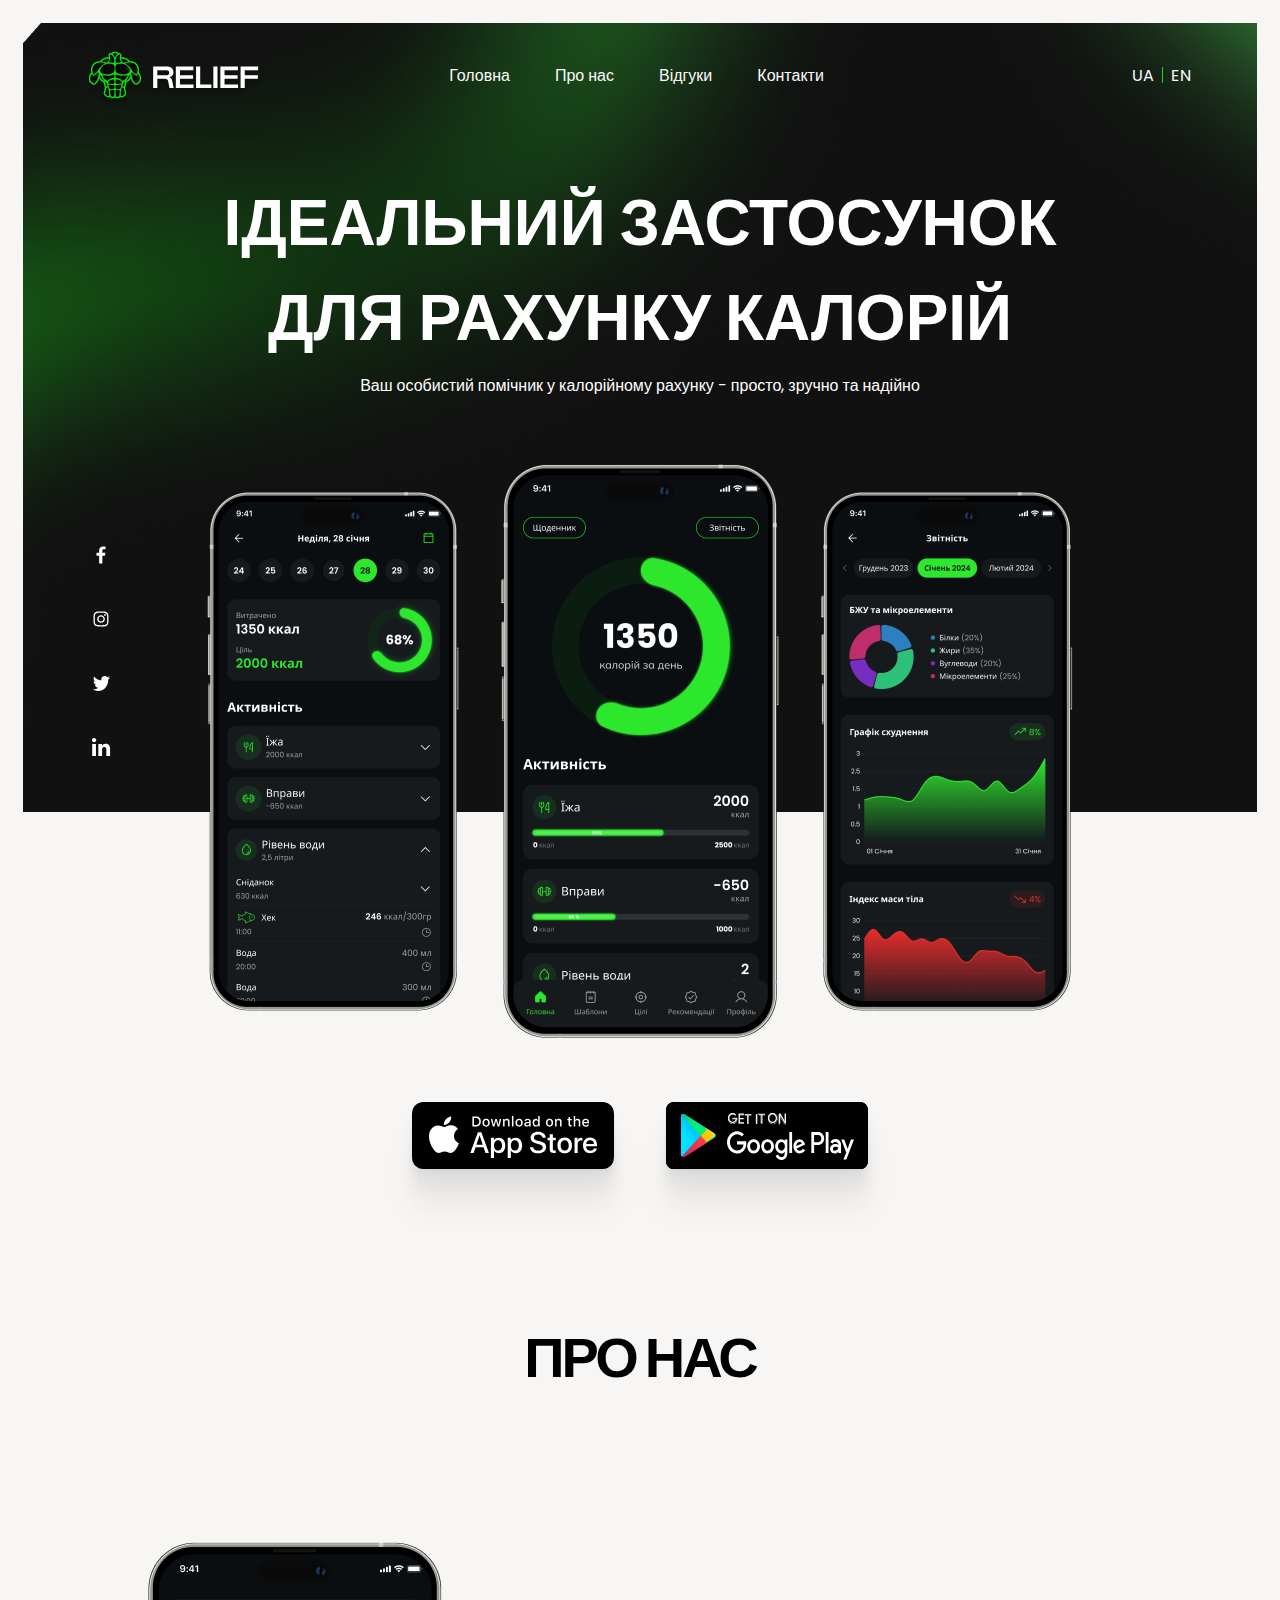
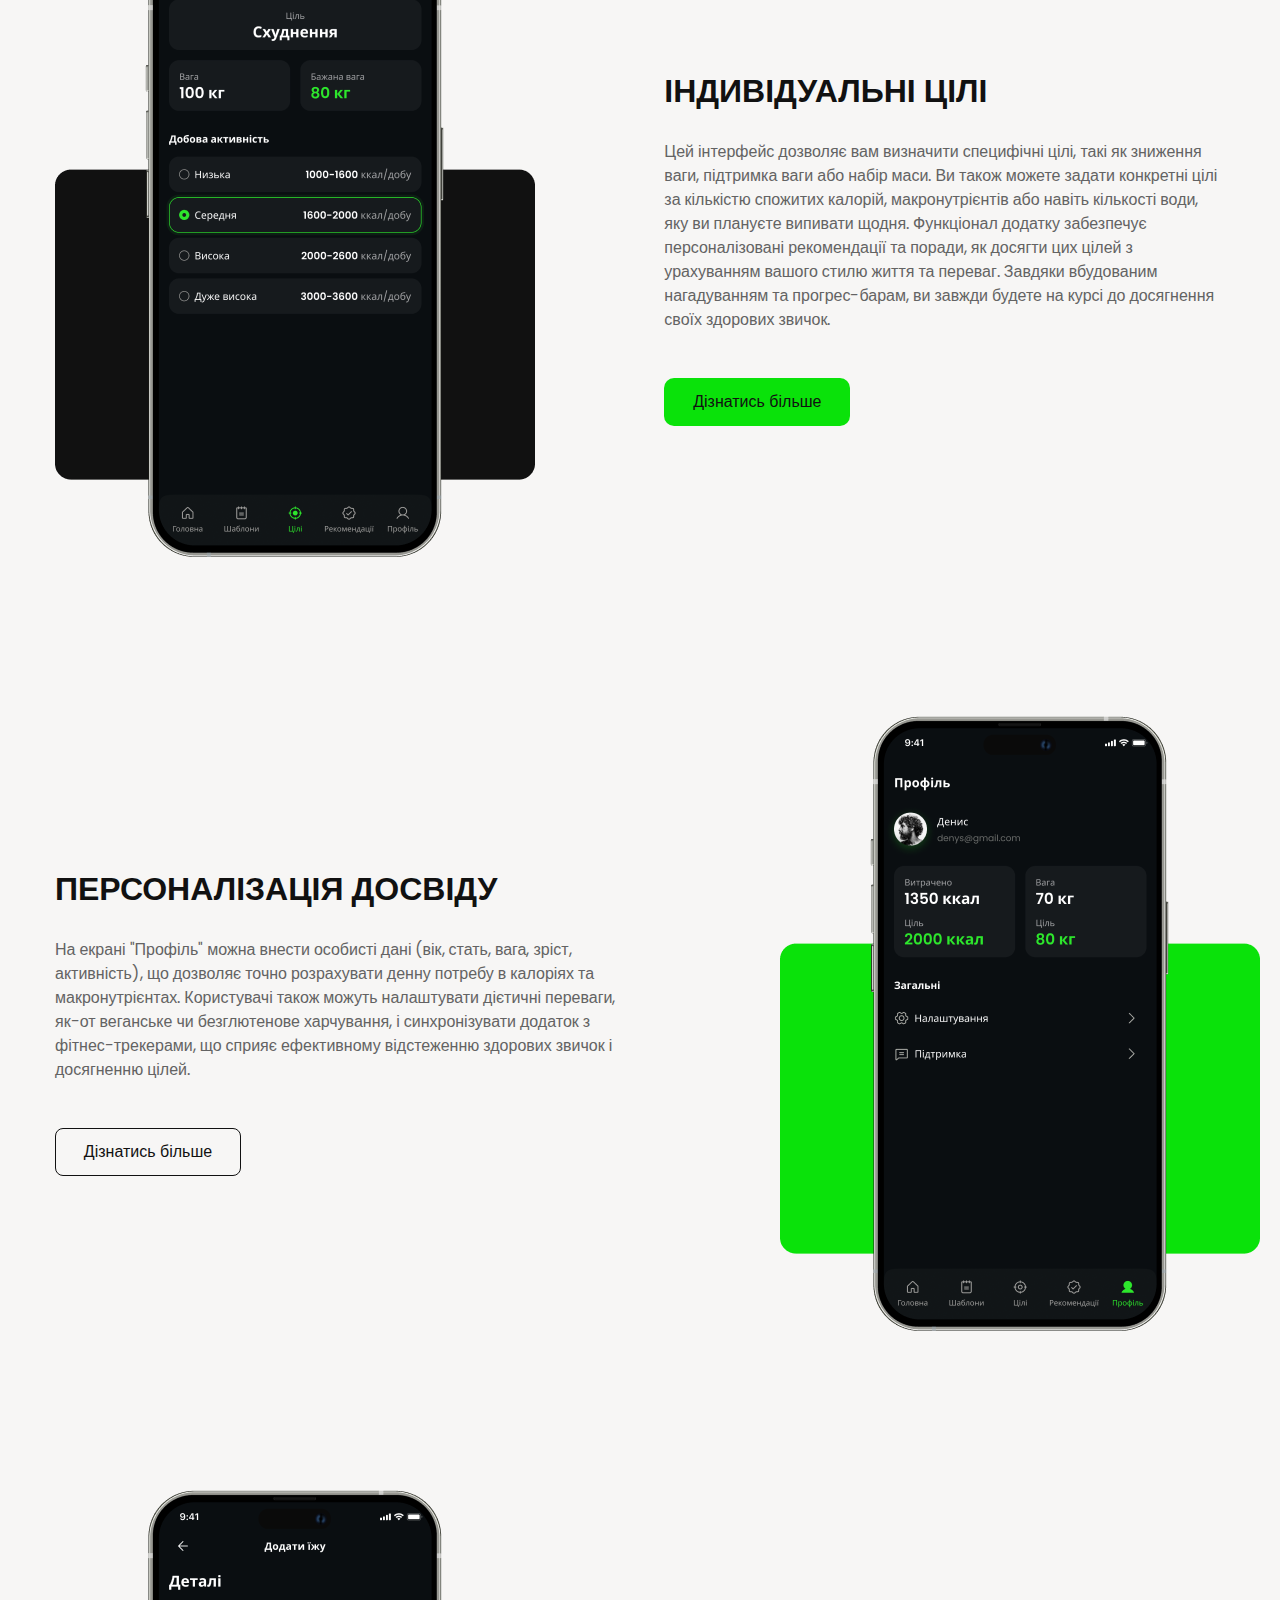
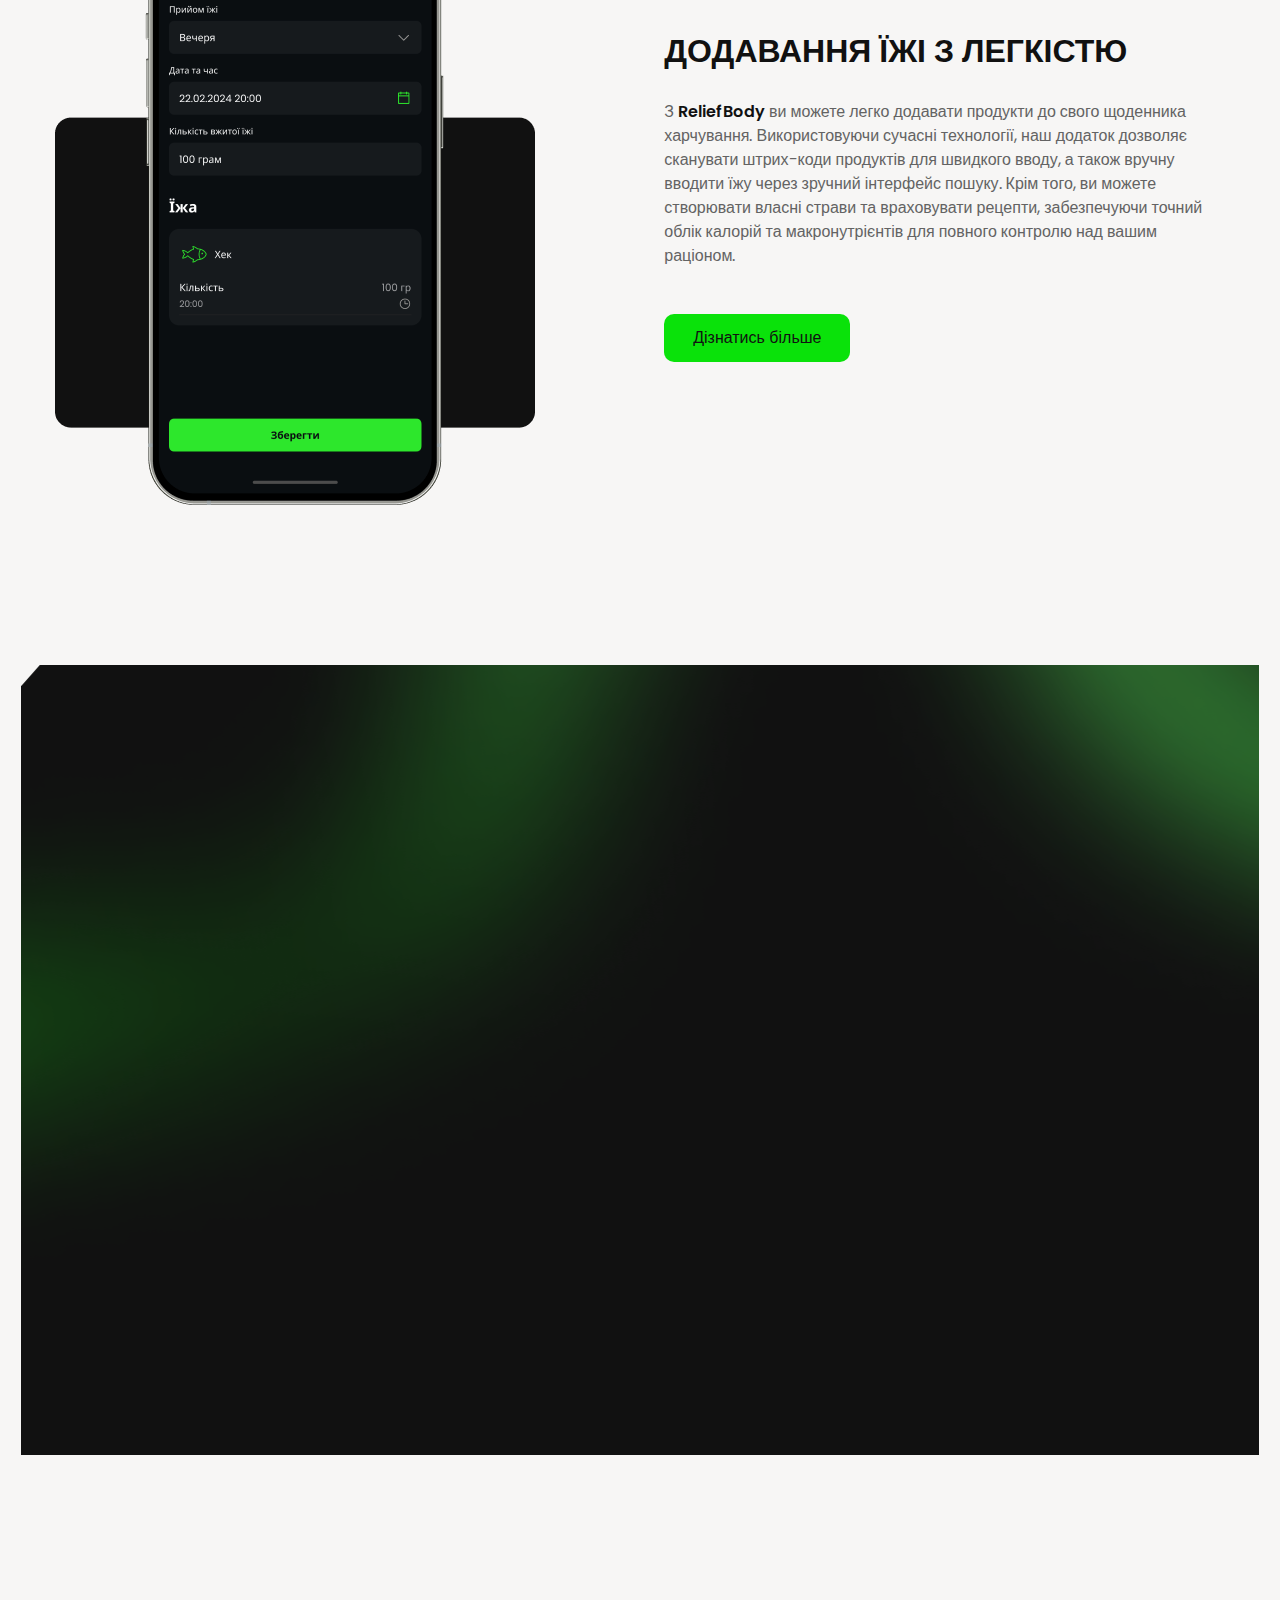
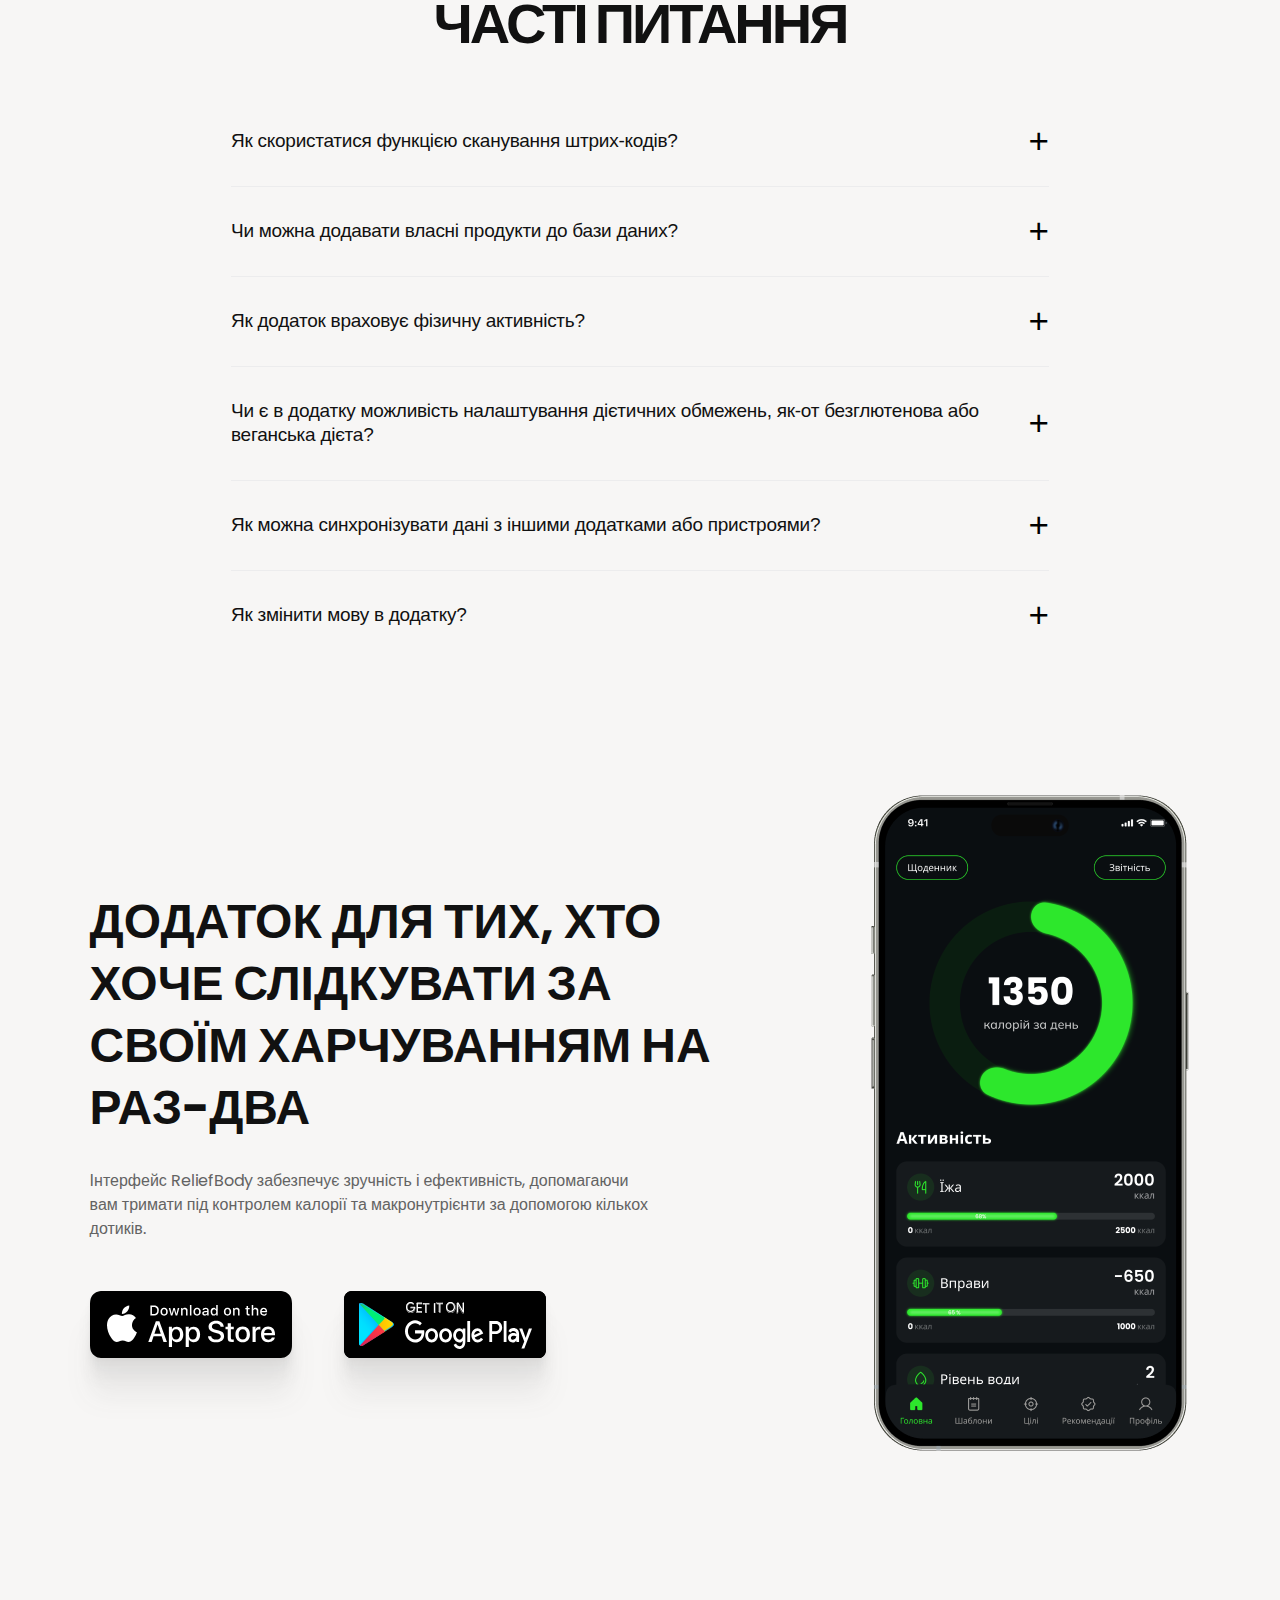
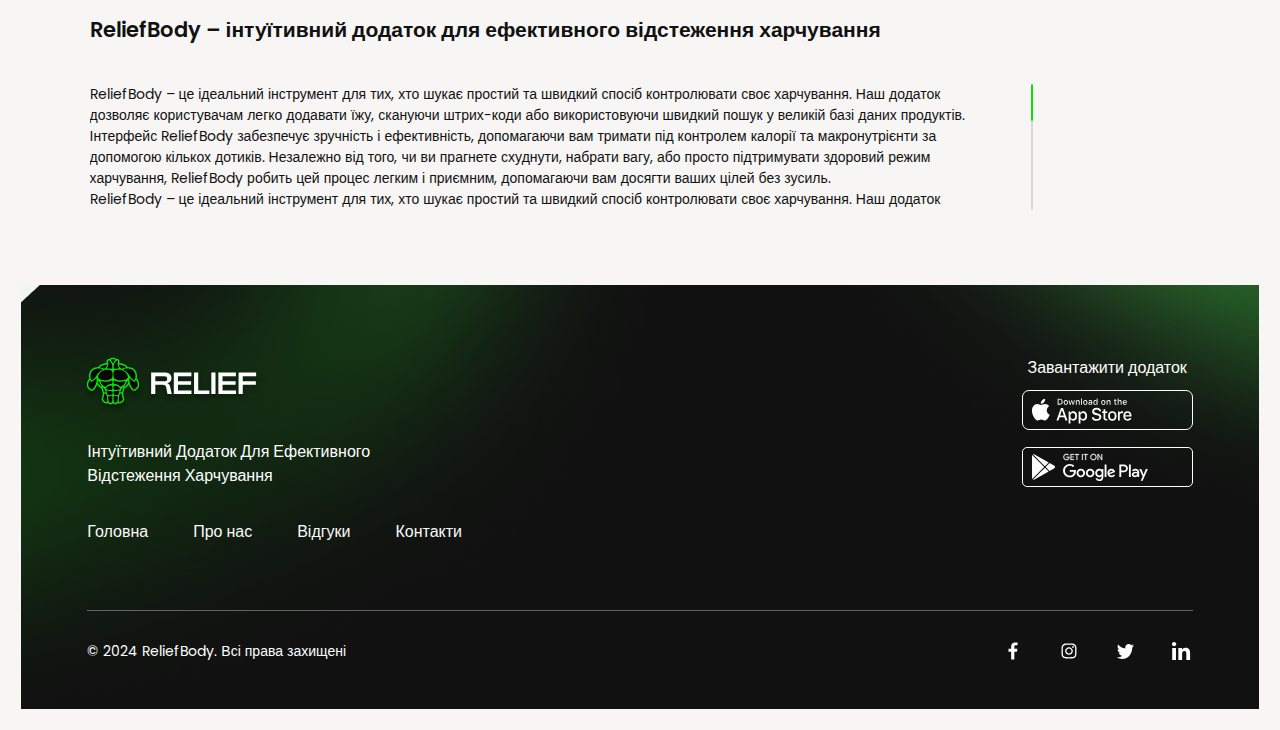
<file: index.html>
<!-- index.html -->

<!doctype html>
<html lang="uk">
<head>
    <meta charset="UTF-8">
    <meta name="viewport" content="width=device-width, initial-scale=1, shrink-to-fit=no">
    <meta http-equiv="X-UA-Compatible" content="ie=edge">
    <link rel="stylesheet" href="static/simplebar.css">
    <link rel="stylesheet" href="static/style.css">
    <link rel="preconnect" href="https://fonts.googleapis.com">
    <link rel="preconnect" href="https://fonts.gstatic.com" crossorigin>
    <link href="https://fonts.googleapis.com/css2?family=Poppins:wght@100;200;300;400;500;600;700;800;900&display=swap" rel="stylesheet">
    <title>Relife Body</title>
</head>
<body>
    <div class="overlay"></div>
<header class="header" id="main">
    <div class="container">
        <div class="header-content">
            <nav class="navbar">
                <img src="static/images/landingPage1/logo.svg" class="logo">
                <div class="nav">
                    <img src="static/images/landingPage1/logo.svg" class="logoNav">
                    <ul class="nav-menu">
                        <li><a href="#main">Головна</a></li>
                        <li><a href="#aboutUs">Про нас</a></li>
                        <li><a href="#reviews">Відгуки</a></li>
                        <li><a href="#contacts">Контакти</a></li>
                    </ul>
                    <div class="social-icons2">
                        <img src="static/images/landingPage1/facebook.svg" alt="Facebook">
                        <img src="static/images/landingPage1/insta.svg" alt="Instagram">
                        <img src="static/images/landingPage1/twitter.svg" alt="Twitter">
                        <img src="static/images/landingPage1/linkedin.svg" alt="LinkedIn">
                    </div>
                    <div class="language-switch">
                        <span>UA</span>
                        <div class="vertical-line"></div>
                        <span>EN</span>
                    </div>
                </div>
                <div class="hamburger-menu">
                    <span></span>
                </div>
            </nav>

            <div class="hero-text">
                <h1>Ідеальний застосунок<br>для рахунку калорій</h1>
                <h4>Ваш особистий помічник у калорійному рахунку - просто, зручно та надійно</h4>
            </div>
            <div class="social-icons">
                <img src="static/images/landingPage1/facebook.svg" alt="Facebook">
                <img src="static/images/landingPage1/insta.svg" alt="Instagram">
                <img src="static/images/landingPage1/twitter.svg" alt="Twitter">
                <img src="static/images/landingPage1/linkedin.svg" alt="LinkedIn">
            </div>
        </div>
    </div>
</header>

<div class="phone-photo">
    <img src="static/images/landingPage1/mockupsLeft.png" class="m">
    <img src="static/images/landingPage1/mockupsCentral.png" class="mCentral">
    <img src="static/images/landingPage1/mockupsRight.png" class="m">
</div>

<section class="about-section">
    <div class="container">
        <div class="download-links">
            <a href="#"><img src="static/images/landingPage1/AppleDownload.svg" alt="Download on Apple"></a>
            <a href="#"><img src="static/images/landingPage1/GoogleDownload.svg" alt="Download on Google"></a>
        </div>
        <h1 id="aboutUs">Про нас</h1>
        <div class="features">
            <div class="feature-item">
                <img src="static/images/landingPage1/iPhone15PlusWithRectangl1.png" class="phone1">
                <div class="feature-text">
                    <h2>Індивідуальні Цілі</h2>
                    <p>Цей інтерфейс дозволяє вам визначити специфічні цілі, такі як
                        зниження ваги, підтримка ваги або набір маси. Ви також можете
                        задати конкретні цілі за кількістю спожитих калорій, макронутрієнтів
                        або навіть кількості води, яку ви плануєте випивати щодня. Функціонал
                        додатку забезпечує персоналізовані рекомендації та поради, як досягти цих
                        цілей з урахуванням вашого стилю життя та переваг. Завдяки вбудованим нагадуванням
                        та прогрес-барам, ви завжди будете на курсі до досягнення своїх здорових звичок.</p>
                    <button class="button1">Дізнатись більше</button>
                </div>
            </div>
            <div class="feature-item reverse">
                <img src="static/images/landingPage1/iPhone15PlusWithRectangl2.png" class="phone2">
                <div class="feature-text reverse">
                    <h2>Персоналізація досвіду</h2>
                    <p>На екрані "Профіль" можна внести особисті дані (вік, стать, вага, зріст, активність),
                        що дозволяє точно розрахувати денну потребу в калоріях та макронутрієнтах.
                        Користувачі також можуть налаштувати дієтичні переваги, як-от веганське чи безглютенове
                        харчування, і синхронізувати додаток з фітнес-трекерами, що сприяє ефективному відстеженню
                        здорових звичок і досягненню цілей.</p>
                    <button class="button2">Дізнатись більше</button>
                </div>
            </div>
            <div class="feature-item">
                <img src="static/images/landingPage1/iPhone15PlusWithRectangl3.png" class="phone3">
                <div class="feature-text">
                    <h2>Додавання їжі з легкістю</h2>
                    <p>З <span class="highlight">ReliefBody</span> ви можете легко додавати продукти
                        до свого щоденника харчування. Використовуючи сучасні технології, наш додаток
                        дозволяє сканувати штрих-коди продуктів для швидкого вводу, а також вручну
                        вводити їжу через зручний інтерфейс пошуку. Крім того, ви можете створювати
                        власні страви та враховувати рецепти, забезпечуючи точний облік калорій та
                        макронутрієнтів для повного контролю над вашим раціоном.</p>
                    <button class="button1">Дізнатись більше</button>
                </div>
            </div>
        </div>
    </div>
</section>
<section class="testimonials" id="reviews"><!--
    <div class="container">
            <h1>Наші клієнти</h1>
            <div class="testimonial-item">

                <div class="text-item">
                    <img src="static/images/landingPage1/stars.svg" alt="Stars">
                    <p>Інтерфейс інтуїтивний, а велика база продуктів та функція сканування штрих-кодів роблять введення їжі легким і швидким. Всім рекомендую!</p>
                    <div class="user-item">
                        <div class="user-info">
                            <img src="static/images/landingPage1/avatar.png" alt="User Avatar">
                            <div class="user-text">
                                <p class="user-name">Alina Sematska</p>
                                <p class="user-role">Designer, Relief Body</p>
                            </div>
                        </div>
                        <div class="new-coments">
                            <img src="static/images/landingPage1/buttonLeft.svg">
                            <img src="static/images/landingPage1/buttonRight.svg">
                        </div>
                    </div>
                </div>
                <img src="static/images/landingPage1/userPhoto.png" class="user-photo">
            </div>
        </div>-->
</section>

<section class="faq">
    <div class="container">
        <h1>Часті питання</h1>
        <div class="faq-item"  style="border-top: none;">
            <button class="faq-question" onclick="toggleAnswer(this)">
                <span class="faq-question-text">Як скористатися функцією сканування штрих-кодів?</span>
                <span class="icon">+</span>
            </button>
            <div class="faq-answer">
                Щоб скористатися функцією сканування штрих-кодів у додатку CalorieCount+, виконайте наступні кроки:
                <ol>
                    <li>Відкрийте додаток та перейдіть до розділу додавання нового продукту в свій щоденник харчування.</li>
                    <li>Натисніть на іконку штрих-коду, яка знаходиться поруч з полем пошуку продукту. Це активує камеру вашого пристрою.</li>
                    <li>Наведіть камеру на штрих-код продукту, який ви хочете додати. Переконайтеся, що штрих-код чітко видно і знаходиться у рамці камери.</li>
                    <li>Дочекайтеся, поки додаток сканує штрих-код. Це займе лише кілька секунд.</li>
                    <li>Після успішного сканування, інформація про продукт автоматично з'явиться у вашому журналі харчування. Ви можете перевірити або відредагувати кількість продукту, перш ніж зберегти запис.</li>
                </ol>
            </div>
        </div>
        <div class="faq-item">
            <button class="faq-question" onclick="toggleAnswer(this)">
                <span class="faq-question-text">Чи можна додавати власні продукти до бази даних?</span>
                <span class="icon">+</span>
            </button>
            <div class="faq-answer">
                Щоб скористатися функцією сканування штрих-кодів у додатку CalorieCount+, виконайте наступні кроки:
                <ol>
                    <li>Відкрийте додаток та перейдіть до розділу додавання нового продукту в свій щоденник харчування.</li>
                    <li>Натисніть на іконку штрих-коду, яка знаходиться поруч з полем пошуку продукту. Це активує камеру вашого пристрою.</li>
                    <li>Наведіть камеру на штрих-код продукту, який ви хочете додати. Переконайтеся, що штрих-код чітко видно і знаходиться у рамці камери.</li>
                    <li>Дочекайтеся, поки додаток сканує штрих-код. Це займе лише кілька секунд.</li>
                    <li>Після успішного сканування, інформація про продукт автоматично з'явиться у вашому журналі харчування. Ви можете перевірити або відредагувати кількість продукту, перш ніж зберегти запис.</li>
                </ol>
            </div>
        </div>
        <div class="faq-item">
            <button class="faq-question" onclick="toggleAnswer(this)">
                <span class="faq-question-text">Як додаток враховує фізичну активність?</span>
                <span class="icon">+</span>
            </button>
            <div class="faq-answer">
                Щоб скористатися функцією сканування штрих-кодів у додатку CalorieCount+, виконайте наступні кроки:
                <ol>
                    <li>Відкрийте додаток та перейдіть до розділу додавання нового продукту в свій щоденник харчування.</li>
                    <li>Натисніть на іконку штрих-коду, яка знаходиться поруч з полем пошуку продукту. Це активує камеру вашого пристрою.</li>
                    <li>Наведіть камеру на штрих-код продукту, який ви хочете додати. Переконайтеся, що штрих-код чітко видно і знаходиться у рамці камери.</li>
                    <li>Дочекайтеся, поки додаток сканує штрих-код. Це займе лише кілька секунд.</li>
                    <li>Після успішного сканування, інформація про продукт автоматично з'явиться у вашому журналі харчування. Ви можете перевірити або відредагувати кількість продукту, перш ніж зберегти запис.</li>
                </ol>
            </div>
        </div>
        <div class="faq-item">
            <button class="faq-question" onclick="toggleAnswer(this)">
                <span class="faq-question-text">Чи є в додатку можливість налаштування дієтичних обмежень, як-от безглютенова або веганська дієта?</span>
                <span class="icon">+</span>
            </button>
            <div class="faq-answer">
                Щоб скористатися функцією сканування штрих-кодів у додатку CalorieCount+, виконайте наступні кроки:
                <ol>
                    <li>Відкрийте додаток та перейдіть до розділу додавання нового продукту в свій щоденник харчування.</li>
                    <li>Натисніть на іконку штрих-коду, яка знаходиться поруч з полем пошуку продукту. Це активує камеру вашого пристрою.</li>
                    <li>Наведіть камеру на штрих-код продукту, який ви хочете додати. Переконайтеся, що штрих-код чітко видно і знаходиться у рамці камери.</li>
                    <li>Дочекайтеся, поки додаток сканує штрих-код. Це займе лише кілька секунд.</li>
                    <li>Після успішного сканування, інформація про продукт автоматично з'явиться у вашому журналі харчування. Ви можете перевірити або відредагувати кількість продукту, перш ніж зберегти запис.</li>
                </ol>
            </div>
        </div>
        <div class="faq-item">
            <button class="faq-question" onclick="toggleAnswer(this)">
                <span class="faq-question-text">Як можна синхронізувати дані з іншими додатками або пристроями?</span>
                <span class="icon">+</span>
            </button>
            <div class="faq-answer">
                Щоб скористатися функцією сканування штрих-кодів у додатку CalorieCount+, виконайте наступні кроки:
                <ol>
                    <li>Відкрийте додаток та перейдіть до розділу додавання нового продукту в свій щоденник харчування.</li>
                    <li>Натисніть на іконку штрих-коду, яка знаходиться поруч з полем пошуку продукту. Це активує камеру вашого пристрою.</li>
                    <li>Наведіть камеру на штрих-код продукту, який ви хочете додати. Переконайтеся, що штрих-код чітко видно і знаходиться у рамці камери.</li>
                    <li>Дочекайтеся, поки додаток сканує штрих-код. Це займе лише кілька секунд.</li>
                    <li>Після успішного сканування, інформація про продукт автоматично з'явиться у вашому журналі харчування. Ви можете перевірити або відредагувати кількість продукту, перш ніж зберегти запис.</li>
                </ol>
            </div>
        </div>
        <div class="faq-item">
            <button class="faq-question" onclick="toggleAnswer(this)">
                <span class="faq-question-text">Як змінити мову в додатку?</span>
                <span class="icon">+</span>
            </button>
            <div class="faq-answer">
                Щоб скористатися функцією сканування штрих-кодів у додатку CalorieCount+, виконайте наступні кроки:
                <ol>
                    <li>Відкрийте додаток та перейдіть до розділу додавання нового продукту в свій щоденник харчування.</li>
                    <li>Натисніть на іконку штрих-коду, яка знаходиться поруч з полем пошуку продукту. Це активує камеру вашого пристрою.</li>
                    <li>Наведіть камеру на штрих-код продукту, який ви хочете додати. Переконайтеся, що штрих-код чітко видно і знаходиться у рамці камери.</li>
                    <li>Дочекайтеся, поки додаток сканує штрих-код. Це займе лише кілька секунд.</li>
                    <li>Після успішного сканування, інформація про продукт автоматично з'явиться у вашому журналі харчування. Ви можете перевірити або відредагувати кількість продукту, перш ніж зберегти запис.</li>
                </ol>
            </div>
        </div>
    </div>
</section>

<section class="final-info">
    <div class="container">
        <div class="final-content">
            <div class="content">
                <div>
                    <h1>Додаток для тих, хто хоче слідкувати за своїм харчуванням на раз-два</h1>
                    <p>Інтерфейс ReliefBody забезпечує зручність і ефективність, допомагаючи вам тримати під контролем калорії та макронутрієнти за допомогою кількох дотиків.</p>
                </div>
                <div class="download-links2">
                    <a href="#"><img src="static/images/landingPage1/AppleDownload.svg" alt="Download on Apple"></a>
                    <a href="#"><img src="static/images/landingPage1/GoogleDownload.svg" alt="Download on Google"></a>
                </div>
            </div>
            <img src="static/images/landingPage1/iPhone15PlusLast.png" alt="Phone">
            <div class="download-links2_2">
                <a href="#"><img src="static/images/landingPage1/AppleDownload.svg" alt="Download on Apple"></a>
                <a href="#"><img src="static/images/landingPage1/GoogleDownload.svg" alt="Download on Google"></a>
            </div>
        </div>
        <div class="scrolling-container">
            <h2>ReliefBody – інтуїтивний додаток для ефективного відстеження харчування</h2>
            <div class="scrolling-text" data-simplebar>
                <p>ReliefBody – це ідеальний інструмент для тих, хто шукає простий та швидкий спосіб контролювати своє харчування. Наш додаток дозволяє користувачам легко додавати їжу, скануючи штрих-коди або використовуючи швидкий пошук у великій базі даних продуктів. Інтерфейс ReliefBody забезпечує зручність і ефективність, допомагаючи вам тримати під контролем калорії та макронутрієнти за допомогою кількох дотиків. Незалежно від того, чи ви прагнете схуднути, набрати вагу, або просто підтримувати здоровий режим харчування, ReliefBody робить цей процес легким і приємним, допомагаючи вам досягти ваших цілей без зусиль.</p>
                <p>ReliefBody – це ідеальний інструмент для тих, хто шукає простий та швидкий спосіб контролювати своє харчування. Наш додаток дозволяє користувачам легко додавати їжу, скануючи штрих-коди або використовуючи швидкий пошук у великій базі даних продуктів. Інтерфейс ReliefBody забезпечує зручність і ефективність, допомагаючи вам тримати під контролем калорії та макронутрієнти за допомогою кількох дотиків. Незалежно від того, чи ви прагнете схуднути, набрати вагу, або просто підтримувати здоровий режим харчування, ReliefBody робить цей процес легким і приємним, допомагаючи вам досягти ваших цілей без зусиль.</p>
                <p>ReliefBody – це ідеальний інструмент для тих, хто шукає простий та швидкий спосіб контролювати своє харчування. Наш додаток дозволяє користувачам легко додавати їжу, скануючи штрих-коди або використовуючи швидкий пошук у великій базі даних продуктів. Інтерфейс ReliefBody забезпечує зручність і ефективність, допомагаючи вам тримати під контролем калорії та макронутрієнти за допомогою кількох дотиків. Незалежно від того, чи ви прагнете схуднути, набрати вагу, або просто підтримувати здоровий режим харчування, ReliefBody робить цей процес легким і приємним, допомагаючи вам досягти ваших цілей без зусиль.</p>
                <p>ReliefBody – це ідеальний інструмент для тих, хто шукає простий та швидкий спосіб контролювати своє харчування. Наш додаток дозволяє користувачам легко додавати їжу, скануючи штрих-коди або використовуючи швидкий пошук у великій базі даних продуктів. Інтерфейс ReliefBody забезпечує зручність і ефективність, допомагаючи вам тримати під контролем калорії та макронутрієнти за допомогою кількох дотиків. Незалежно від того, чи ви прагнете схуднути, набрати вагу, або просто підтримувати здоровий режим харчування, ReliefBody робить цей процес легким і приємним, допомагаючи вам досягти ваших цілей без зусиль.</p>
            </div>
        </div>
    </div>
</section>

<footer class="footer" id="contacts">
    <div class="container">
        <div class="footer-content">
            <div class="footer-info">
                <div class="footer-logo">
                    <img src="static/images/landingPage1/logo.svg" class="logo2">
                    <p>Інтуїтивний Додаток для Ефективного Відстеження Харчування</p>
                </div>
                <ul class="nav-menu">
                    <li><a href="#main">Головна</a></li>
                    <li><a href="#aboutUs">Про нас</a></li>
                    <li><a href="#reviews">Відгуки</a></li>
                    <li><a href="#contacts">Контакти</a></li>
                </ul>
            </div>
            <div class="download-links">
                <h3>Завантажити додаток</h3>
                <a href="#"><img src="static/images/landingPage1/AppleDownload2.svg" alt="Download on Apple"></a>
                <a href="#"><img src="static/images/landingPage1/GoogleDownload2.svg" alt="Download on Google"></a>
            </div>
        </div>
        <div class="footer-bottom">
            <div class="container">
                <p>© 2024 ReliefBody. Всі права захищені</p>
                <div class="social-icons3">
                    <img src="static/images/landingPage1/facebook.svg" alt="Facebook">
                    <img src="static/images/landingPage1/insta.svg" alt="Instagram">
                    <img src="static/images/landingPage1/twitter.svg" alt="Twitter">
                    <img src="static/images/landingPage1/linkedin.svg" alt="LinkedIn">
                </div>
            </div>
        </div>
    </div>
</footer>

    <script src="/static/simplebar.js"></script>
    <script>
        function preventScroll(e) {
    e.preventDefault();
}

function preventScrollKeys(e) {
    const keys = [32, 37, 38, 39, 40]; // Space and arrow keys
    if (keys.includes(e.keyCode)) {
        e.preventDefault();
    }
}

function toggleMenu() {
    const nav = document.querySelector('.nav');
    const html = document.documentElement;
    const overlay = document.querySelector('.overlay');

    document.querySelector('.hamburger-menu').classList.toggle('active');
    nav.classList.toggle('open');
    html.classList.toggle('no-scroll');
    overlay.classList.toggle('active');

    if (nav.classList.contains('open')) {
        window.addEventListener('wheel', preventScroll, { passive: false });
        window.addEventListener('touchmove', preventScroll, { passive: false });
        window.addEventListener('keydown', preventScrollKeys);
    } else {
        window.removeEventListener('wheel', preventScroll, { passive: false });
        window.removeEventListener('touchmove', preventScroll, { passive: false });
        window.removeEventListener('keydown', preventScrollKeys);
    }
}

function closeMenu() {
    const nav = document.querySelector('.nav');
    const html = document.documentElement;
    const overlay = document.querySelector('.overlay');

    document.querySelector('.hamburger-menu').classList.remove('active');
    nav.classList.remove('open');
    html.classList.remove('no-scroll');
    overlay.classList.remove('active');

    window.removeEventListener('wheel', preventScroll, { passive: false });
    window.removeEventListener('touchmove', preventScroll, { passive: false });
    window.removeEventListener('keydown', preventScrollKeys);
}

document.querySelector('.hamburger-menu').addEventListener('click', toggleMenu);

document.addEventListener("DOMContentLoaded", function() {
    const offset = 30; // Висота відступу
    const navLinks = document.querySelectorAll(".nav-menu a");

    navLinks.forEach(link => {
        link.addEventListener("click", function(event) {
            event.preventDefault();
            const targetId = this.getAttribute("href").substring(1);
            const targetElement = document.getElementById(targetId);

            if (targetElement) {
                const elementPosition = targetElement.getBoundingClientRect().top + window.pageYOffset;
                const offsetPosition = elementPosition - offset;

                window.scrollTo({
                    top: offsetPosition,
                    behavior: "smooth"
                });
            }

            // Close the menu after clicking a link
            closeMenu();
        });
    });
});

function toggleAnswer(element) {
    const answer = element.nextElementSibling;
    const icon = element.querySelector('.icon');

    if (answer.style.height && answer.style.height !== '0px') {
        // Згорнути відповідь
        answer.style.height = '0';
        answer.style.opacity = '0';
        icon.textContent = "+";
    } else {
        // Відкрити відповідь
        answer.style.height = answer.scrollHeight + 'px';
        answer.style.opacity = '1';
        icon.textContent = "−";
    }
}


    </script>
</body>
</html>
</file>
<file: static/simplebar.css>
[data-simplebar] {
  position: relative;
  flex-direction: column;
  flex-wrap: wrap;
  justify-content: flex-start;
  align-content: flex-start;
  align-items: flex-start;
}

.simplebar-wrapper {
  overflow: hidden;
  width: inherit;
  height: inherit;
  max-width: inherit;
  max-height: inherit;
}

.simplebar-mask {
  direction: inherit;
  position: absolute;
  overflow: hidden;
  padding: 0;
  margin: 0;
  left: 0;
  top: 0;
  bottom: 0;
  right: 0;
  width: auto !important;
  height: auto !important;
  z-index: 0;
}

.simplebar-offset {
  direction: inherit !important;
  box-sizing: inherit !important;
  resize: none !important;
  position: absolute;
  top: 0;
  left: 0;
  bottom: 0;
  right: 0;
  padding: 0;
  margin: 0;
  -webkit-overflow-scrolling: touch;
}

.simplebar-content-wrapper {
  direction: inherit;
  box-sizing: border-box !important;
  position: relative;
  display: block;
  height: 100%; /* Required for horizontal native scrollbar to not appear if parent is taller than natural height */
  width: auto;
  max-width: 100%; /* Not required for horizontal scroll to trigger */
  max-height: 100%; /* Needed for vertical scroll to trigger */
  overflow: auto;
  scrollbar-width: none;
  -ms-overflow-style: none;
}

.simplebar-content-wrapper::-webkit-scrollbar,
.simplebar-hide-scrollbar::-webkit-scrollbar {
  display: none;
  width: 0;
  height: 0;
}

.simplebar-content:before,
.simplebar-content:after {
  content: ' ';
  display: table;
}

.simplebar-placeholder {
  max-height: 100%;
  max-width: 100%;
  width: 100%;
  pointer-events: none;
}

.simplebar-height-auto-observer-wrapper {
  box-sizing: inherit !important;
  height: 100%;
  width: 100%;
  max-width: 1px;
  position: relative;
  float: left;
  max-height: 1px;
  overflow: hidden;
  z-index: -1;
  padding: 0;
  margin: 0;
  pointer-events: none;
  flex-grow: inherit;
  flex-shrink: 0;
  flex-basis: 0;
}

.simplebar-height-auto-observer {
  box-sizing: inherit;
  display: block;
  opacity: 0;
  position: absolute;
  top: 0;
  left: 0;
  height: 1000%;
  width: 1000%;
  min-height: 1px;
  min-width: 1px;
  overflow: hidden;
  pointer-events: none;
  z-index: -1;
}

.simplebar-track {
  z-index: 1;
  position: absolute;
  right: 0;
  bottom: 0;
  pointer-events: none;
  overflow: hidden;
}

[data-simplebar].simplebar-dragging {
  pointer-events: none;
  -webkit-touch-callout: none;
  -webkit-user-select: none;
  -khtml-user-select: none;
  -moz-user-select: none;
  -ms-user-select: none;
  user-select: none;
}

[data-simplebar].simplebar-dragging .simplebar-content {
  pointer-events: none;
  -webkit-touch-callout: none;
  -webkit-user-select: none;
  -khtml-user-select: none;
  -moz-user-select: none;
  -ms-user-select: none;
  user-select: none;
}

[data-simplebar].simplebar-dragging .simplebar-track {
  pointer-events: all;
}

.simplebar-scrollbar {
  position: absolute;
  left: 0;
  right: 0;
  min-height: 10px;
}

.simplebar-scrollbar:before {
  position: absolute;
  content: '';
  background: black;
  border-radius: 7px;
  left: 2px;
  right: 2px;
  opacity: 0;
  transition: opacity 0.2s 0.5s linear;
}

.simplebar-scrollbar.simplebar-visible:before {
  opacity: 0.5;
  transition-delay: 0s;
  transition-duration: 0s;
}

.simplebar-track.simplebar-vertical {
  top: 0;
  width: 11px;
}

.simplebar-scrollbar:before {
  top: 2px;
  bottom: 2px;
  left: 2px;
  right: 2px;
}

.simplebar-track.simplebar-horizontal {
  left: 0;
  height: 11px;
}

.simplebar-track.simplebar-horizontal .simplebar-scrollbar {
  right: auto;
  left: 0;
  top: 0;
  bottom: 0;
  min-height: 0;
  min-width: 10px;
  width: auto;
}

/* Rtl support */
[data-simplebar-direction='rtl'] .simplebar-track.simplebar-vertical {
  right: auto;
  left: 0;
}

.simplebar-dummy-scrollbar-size {
  direction: rtl;
  position: fixed;
  opacity: 0;
  visibility: hidden;
  height: 500px;
  width: 500px;
  overflow-y: hidden;
  overflow-x: scroll;
  -ms-overflow-style: scrollbar !important;
}

.simplebar-dummy-scrollbar-size > div {
  width: 200%;
  height: 200%;
  margin: 10px 0;
}

.simplebar-hide-scrollbar {
  position: fixed;
  left: 0;
  visibility: hidden;
  overflow-y: scroll;
  scrollbar-width: none;
  -ms-overflow-style: none;
}
</file>
<file: static/style.css>
/* General Styles */
html {
    scroll-behavior: smooth;
    box-sizing: border-box;
    margin: 0;
}

*, *::before, *::after {
    box-sizing: inherit;
}

body {
    max-width: 1440px;
    font-family: "Poppins", sans-serif;
    background: #F7F6F5;
    margin: 0;
    padding: 0;
    align-items: center;
    text-align: center;
    margin: 0 auto;
}

.open {
    display: flex !important;
}

/* Disable scrolling */
.no-scroll {
    overflow: hidden;
}

/* Overlay for dark background */
.overlay {
    display: none;
    position: fixed;
    top: 0;
    left: 0;
    width: 100%;
    height: 100%;
    background: rgba(17, 17, 17, 0.80);
    z-index: 999; /* Ensure it is below the nav but above other content */
}

/* Show overlay when active */
.overlay.active {
    display: block;
}

/* Ensure .nav is above .phone-photo */
.nav {
    z-index: 1000; /* or any high value to ensure it is on top */
}

.hamburger-menu {
    display: none;
    position: relative;
    align-items: center;
    justify-content: flex-end;
    width: 30px;
    height: 18px;
    cursor: pointer;
    z-index: 1300; /* Ensure hamburger menu is above nav */
}

/* Ensure .hamburger-menu span has a fixed size and rounded corners */
.hamburger-menu span {
    width: 30px;
    height: 2px;
    background-color: #FFFFFF;
    display: block;
    border-radius: 1px; /* Adds rounded corners */
    transition: all 0.3s ease 0s;
}

.hamburger-menu::before, .hamburger-menu::after {
    content: '';
    position: absolute;
    width: 30px;
    height: 2px;
    background-color: #FFFFFF;
    border-radius: 1px; /* Adds rounded corners */
    transition: all 0.3s ease 0s;
}

.hamburger-menu::before {
    top: 0;
}

.hamburger-menu::after {
    bottom: 0;
}

.hamburger-menu.active span {
    transform: scale(0);
}

.hamburger-menu.active::before {
    top: 50%;
    transform: rotate(45deg);
}

.hamburger-menu.active::after {
    top: 50%;
    transform: rotate(-45deg);
}

.nav.open + .logo {
    display: inline;
    position: absolute;
    z-index: 1100;
}

.logo {
    display: none;
    z-index: 1300;
}


.nav.open .language-switch {
    border-top: 1px solid #464646;
    padding-top: 16px;
    width: calc(100% - 24%);
    box-sizing: border-box;
}

/*Phone*/
.phone-photo {
    display: flex;
    align-items: center;
    justify-content: center;
    gap: 40px;
    position: absolute;
    top: 464px;
    left: 50%;
    transform: translateX(-50%);
}

.phone-photo img {
    width: 100%;
    height: auto;
}

/* Header */
.header {
    background-image: url(images/landingPage1/bg.png);
    background-repeat: no-repeat;
    max-width: 1392px;
    min-height: 790px;
    margin: 1.8%;
}

.container {
    max-width: 1240px;
    margin: 0 5.35%;
}

.header-content .navbar {
    padding-top: 16px;
    margin-bottom: 64px;
}

.nav .nav-menu {
    display: flex;
    gap: 45px;
    padding-right: 175px;
    list-style: none;
}

.nav a {
    color: #FAFAFA;
    font-size: 16px;
    font-style: normal;
    font-weight: 400;
    line-height: normal;
    text-decoration: none;
}

.social-icons2 {
    display: none;
    gap: 32px;
}

.nav span {
    color: #FAFAFA;
    font-size: 16px;
    font-style: normal;
    font-weight: 400;
    line-height: normal;
}

.nav {
    display: flex;
    align-items: center;
    justify-content: space-between;
}

.language-switch {
    display: flex;
    align-items: center;
    gap: 8px;
}

.vertical-line {
    width: 1px;
    height: 16px;
    background-color: var(--Green, #0AE20A);
}

.hero-text h1 {
    color: #FFF;
    text-align: center;
    font-size: 64px;
    font-style: normal;
    font-weight: 700;
    line-height: normal;
    text-transform: uppercase;
    margin: 0 auto;
    margin-bottom: 8px;
}

.hero-text h4 {
    color: #FFF;
    text-align: center;
    font-size: 16px;
    font-style: normal;
    font-weight: 400;
    line-height: normal;
    margin: 0 auto;
}

.social-icons {
    max-width: 24px;
    display: flex;
    flex-direction: column;
    gap: 40px;
    margin-top: 145px;
}

/* about section */
.about-section {
    margin-top: 287px;

}

.about-section .container {
    margin: 0 auto;
}

.download-links {
    margin: 0 auto;
    max-width: 451px;
    display: flex;
    justify-content: center;
}


.about-section h1 {
    text-align: center;
    font-size: 56px;
    font-style: normal;
    font-weight: 700;
    line-height: 100%;
    letter-spacing: -3px;
    text-transform: uppercase;
    margin-top: 90px;
}

.features {
    margin-top: 156px;
    display: flex;
    flex-direction: column;
    gap: 159px;
}

.feature-item {
    display: flex;
    align-items: center;
    gap: 60px;
    justify-content: space-evenly;
}

.feature-text {
    display: flex;
    flex-direction: column;
    align-items: flex-start;
    max-width: 596px;
    padding-left: 35px;
    padding-bottom: 25px;
}

.feature-text p {
    color: #636363;
    font-size: 16px;
    font-style: normal;
    font-weight: 400;
    line-height: 24px;
    text-align: left;
    position: relative;
    top: -10px;
}

.feature-text h2 {
    color: var(--Black, #111);
    font-size: 32px;
    font-style: normal;
    font-weight: 600;
    line-height: 100%;
    text-transform: uppercase;
}

.feature-text .highlight {
    color: #111;
    font-size: 16px;
    font-style: normal;
    font-weight: 600;
    line-height: 24px;
}

.button1 {
    border: none;
    border-radius: 10px;
    background: #0AE20A; width: 186px; height: 48px;
    color: #111111;
    font-size: 16px;
    font-weight: 400;
    line-height: 24px;
    word-wrap: break-word;
    margin-top: 20px;
}

.button2 {
    border-radius: 8px;
    border: 1px solid #111;
    width: 186px;
    height: 48px;
    background-color: transparent;
    color: #111111;
    font-size: 16px;
    font-weight: 400;
    line-height: 24px;
    word-wrap: break-word;
    margin-top: 20px;
}


.feature-item.reverse {
    flex-direction: row-reverse;
}

.feature-item.reverse .feature-text {
    margin-left: 35px;
    padding-left: 0;
}

.feature-item.reverse img {
    padding-left: 100px;
}

/*testimonials*/
.testimonials {
    background-image: url(images/landingPage1/bg2.png);
    background-repeat: no-repeat;
    max-width: 1392px;
    min-height: 790px;
    margin: 1.65%;
    margin-top: 160px;
}
/*
.testimonials h1{
    color: #FFF;
    text-align: center;
    font-size: 56px;
    font-style: normal;
    font-weight: 700;
    line-height: 100%;
    letter-spacing: -3px;
    text-transform: uppercase;
    margin-bottom: 80px;
    padding-top: 80px;
}

.testimonial-item {
    display: flex;
}

.user-photo {
    margin-left: 55px;
}

.text-item {
    display: flex;
    flex-wrap: wrap;
    max-width: 556px;
    margin-top: 4.5%;
    margin-left: 35px;
}

.testimonial-item .text-item img {
    max-height: 24px;
    margin-left: 0;
}

.text-item p {
    color: #FFF;
    font-size: 32px;
    font-style: normal;
    font-weight: 500;
    line-height: 42px;
    letter-spacing: -0.64px;
    text-align: left;
    max-width: 520px;
}

.user-item {
    display: flex;
}

.new-coments {
    display: flex;
    align-items: flex-start;
    gap: var(--spacing-4xl, 32px);
    padding-left: 188px;
}

.testimonial-item .new-coments img {
    max-height: 56px;
}

.user-info {
    display: flex;
    margin-bottom: 40px;
    max-height: 56px;
}

.user-text {
    padding-left: 15px;
}

.user-info p {
    margin: 0;
}

.testimonial-item .user-info img {
    max-height: 56px;
    margin-left: 0;

}

.text-item .user-name {
    color: #FFF;
    font-size: 18px;
    font-style: normal;
    font-weight: 600;
    line-height: 28px;
}

.text-item .user-role {
    color: #FFF;
    font-size: 16px;
    font-style: normal;
    font-weight: 400;
    line-height: 24px;
    padding-top: 5px;
}
*/

/*fag*/
.faq {
    max-width: 1240px;
    margin: 11% auto 0;
}


.faq h1 {
    color: #111;
    text-align: center;
    font-size: 56px;
    font-style: normal;
    font-weight: 700;
    line-height: 100%;
    letter-spacing: -3px;
    text-transform: uppercase;
    margin-bottom: 45px;
}

.faq-item {
    max-width: 818px;
    margin: 0 auto;
    display: flex;
    padding: 32px 0px;
    flex-wrap: wrap;
    border-top: 1.5px solid #ECECED;
}

.faq-question {
    width: 100%;
    background: none;
    border: none;
    padding: 0 0;
    text-align: left;
    cursor: pointer;
    position: relative;
    display: flex;
    justify-content: space-between;
    align-items: center;
    max-width: 818px;
}

.faq-question-text {
    color: #111;
    font-size: 19px;
    font-style: normal;
    font-weight: 500;
    line-height: 24px;
    letter-spacing: -0.26px;
}

.faq-question .icon {
    font-size: 35px;
    line-height: 0;
}

.faq-answer {
    height: 0;
    opacity: 0;
    overflow: hidden;
    transition: height 0.5s ease, opacity 0.5s ease;
    color: #636363;
    font-size: 16px;
    font-style: normal;
    font-weight: 400;
    line-height: 21px;
    letter-spacing: -0.05px;
    text-align: left;
    margin-top: 1px;
}

.faq-answer.show {
    opacity: 1;
    height: auto;
}


.faq-answer ol {
    padding-left: 20px;
}

/* final-info*/
.final-info{
    margin-top: 135px;
}

.final-info .container {
    max-width: 1240px;
    margin: 0 7%;
}

.final-content {
    display: flex;
    align-items: center;
}

.final-content img {
    margin-left: 117px;
}

.content {
    max-width: 712px;
    margin-top: 55px;
    text-align: left;
    display: flex;
    flex-wrap: wrap;
    gap: 18px;
}

.content h1 {
    color: #111;
    font-size: 48px;
    font-style: normal;
    font-weight: 700;
    line-height: 62px;
    text-transform: uppercase;
    margin: 20px 0;
}

.content p {
    color: #636363;
    font-size: 16px;
    font-style: normal;
    font-weight: 400;
    line-height: 24px;
    margin: 30px 0;
    max-width: 560px;
}

.download-links2 {
    display: flex;
    margin-left: -26px;
}

.download-links2_2 {
    display: none;
}

.download-links2 img {
    margin: 0;
}

.scrolling-container {
    margin-top: 160px;
}

.scrolling-container h2 {
    color: #111;
    font-size: 21px;
    font-style: normal;
    font-weight: 600;
    line-height: 38px;
    padding-bottom: 18px;
    text-align: left;
}


.scrolling-text {
    max-width: 901px;
    height: 126px;
    padding-right: 42px;
    box-sizing: content-box;
}

.scrolling-text p {
    margin: 0;
    color: #111;
    font-size: 14px;
    font-style: normal;
    font-weight: 400;
    line-height: normal;
    text-align: left;
}

.simplebar-track.simplebar-vertical {
    background-color: #D8D8D8;
    width: 2px;
    border-radius: 5px;
}

.simplebar-scrollbar:before {
    background-color: #0AE20A;
    top: 0;
    bottom: 0;
    left: 0;
    right: 0;
    width: 2px;
    border-radius: 5px;
    opacity: 1;
}

/* footer */
.footer {
    background-image: url(images/landingPage1/bg3.png);
    background-repeat: no-repeat;
    max-width: 1392px;
    min-height: 424px;
    margin: 1.65%;
    margin-top: 75px;
}

.footer-content {
    display: flex;
    padding-top: 60px;
    justify-content: space-between;
    margin-bottom: 50px;
}

.footer-info {
    text-align: left;
}

.footer-info .nav-menu{
    display: flex;
    gap: 45px;
    list-style: none;
    padding: 0;
    padding-top: 15px;
    margin-left: 0;
}

.footer-info .nav-menu a {
    color: #FAFAFA;
    font-size: 16px;
    font-style: normal;
    font-weight: 400;
    line-height: normal;
    text-decoration: none;
}

.footer-info .download-links {
    margin: 0;
}

.footer-logo p {
    color: #FFF;
    font-size: 16px;
    font-style: normal;
    font-weight: 400;
    line-height: 24px;
    text-transform: capitalize;
    max-width: 320px;
}

.footer-content .download-links {
    margin: 0;
    flex-direction: column;
    gap: 10px;
    padding-bottom: 55px;
}

.footer-content .download-links h3 {
    color: #FFF;
    font-size: 16px;
    font-style: normal;
    font-weight: 500;
    line-height: 24px;
    margin: 0;
}

.footer-bottom {
    border-top: 1px solid #636363;
}

.footer-bottom .container {
    display: flex;
    align-items: center;
    margin: 0;
    margin-top: 2.5%;
    justify-content: space-between;
}

.social-icons3 {
    margin-top: 0;
    display: flex;
    gap: 32px;
    max-height: 24px;
    max-width: 192px;
    flex-direction: row
}

.footer-bottom p {
    color: #FFF;
    font-size: 14px;
    font-style: normal;
    font-weight: 400;
    line-height: 20px;
    margin: 0;
}

/* hover */


/* Media Queries */
@media (max-width: 1220px) {
    /*testimonials*/
    .text-item p {
        font-size: 26px;
    }

    .user-photo {
        width: 50%;
    }
}

@media (max-width: 1024px) {

    /* Header Styles */
    .header {
        min-height: 624px;
    }

    .hero-text h1 {
        font-size: 48px;
        margin-bottom: 4px;
    }

    .hero-text h4 {
        font-size: 15px;
    }

    .social-icons {
        margin-top: 50px;
    }

    .phone-photo {
        gap: 30px;
        top: 350px;
    }

    .phone-photo .m {
        width: 40%;
    }

    .phone-photo .mCentral {
        width: 45%;
    }

    .nav .nav-menu {
        padding-right: 70px;
    }

    .download-links {
        padding-left: 3.7%;
    }

    /* about section */
    .feature-item {
        margin: 0 20px;
        gap: 10px;
    }

    .feature-item.reverse img {
        padding-left: 40px; /* Зміщення зображення вліво для .reverse */
    }

    /*testimonials
    .testimonials {
        min-height: 650px;
    }

    .testimonials h1 {
        padding-top: 50px;
    }

    .text-item p {
        font-size: 26px;
    }

    .user-photo {
        width: 40%;
    }*/

    /* final-info*/
    .final-content img {
        width: 35%;
        margin-left: 50px;
    }

    .download-links2 img {
        width: 100%;
        margin-left: 0;
    }

    .content h1 {
        font-size: 35px;
    }

}

@media (max-width: 860px) {

    /* about section */
    .about-section {
        margin-top: 150px;
    }

    .download-links {
        padding-left: 1%;
    }

    .about-section h1 {
        margin-top: 40px;
    }

    .features {
        gap: 50px;
        margin-top: 100px;
    }
    .feature-item {
        flex-direction: column;
        justify-content: center;
        gap: 40px;
    }
    .feature-item.reverse {
        flex-direction: column;
    }
    .feature-item img {
        padding-left: 0;
    }

    .feature-item.reverse img {
        padding-left: 0;
    }

    .feature-text {
        padding-left: 0;
        margin-left: 0;
        align-items: center;
    }

    .feature-item.reverse .feature-text {
        margin-left: 0;
    }

    .feature-text p {
        text-align: center;
    }

    /*testimonials
    .testimonials {
        min-height: 550px;
    }

    .testimonials h1 {
        margin-bottom: 35px;
        font-size: 40px;
    }

    .text-item p {
        font-size: 26px;
    }

    .user-photo {
        display: none;*/

    /*final-info*/
    .final-info {
        margin-top: 60px;
    }

    .final-content {
        flex-direction: column; /* Змінюємо напрямок flex-елементів на колонковий */
        align-items: center; /* Вирівнюємо елементи по центру */
        text-align: center; /* Центруємо текст */
        margin: 0 auto;
    }

    .final-content img {
        margin-left: 0;
        margin-top: 20px;
        width: 330px;
    }

    .content {
        text-align: center; /* Центруємо текст всередині контенту */
    }

    .content p {
        font-size: 15px;
        margin: 0 auto;
    }

    .download-links2_2 {
        display: flex;
        justify-content: center; /* Центруємо кнопки завантаження */

    }

    .download-links2_2 img {
        width: 100%;
    }

    .download-links2 {
        display: none;
    }

    .scrolling-container {
        margin-top: 60px;
    }

    /* footer */
    .footer {
        min-height: 350px;
    }

    .footer-content {
        padding-top: 30px;
        margin-bottom: 30px;
    }

    .footer-logo p {
        font-size: 15px;
    }
}

@media (max-width: 768px) {
    .header {
        background-image: url(images/landingPage1/768bg.png);
        max-width: 768px;
    }

    .testimonials {
        background-image: url(images/landingPage1/768bg2.png);
        max-width: 768px;
    }

    .footer {
        background-image: url(images/landingPage1/768bg3.png);
        max-width: 768px;
    }

    /* header */
    .logo2, .logo {
        height: 60px;
    }

    .hero-text h1 {
        font-size: 38px;
    }

    .logo {
        display: inline !important;
    }

    .logoNav {
        display: none;
    }

    .nav.open {
        display: flex;
    }

    .hamburger-menu {
        display: flex;
        margin-left: -50px;
    }


    .navbar {
        display: flex;
        justify-content: space-between;
        align-items: center;
        gap: 50%;
    }

    .phone-photo .m {
        width: 50%;
    }

    .phone-photo .mCentral {
        width: 55%;
    }

    .social-icons {
        display: none;
    }

    .nav {
        display: none;
        background-image: url(images/landingPage1/bgBurger.png);
        background-repeat: no-repeat;
        position: fixed;
        width: 100%;
        max-height: 368px;
        top: 0; bottom: 0; left: 0; right: 0;
        overflow: auto;
        justify-content: space-around;
        flex-direction: column;
        align-items: flex-start;
    }

    .nav.open .language-switch {
        border-top: 1px solid #464646;
        padding-top: 16px;
        width: calc(100% - 12%);
        box-sizing: border-box;
    }

    .nav.open .nav-menu{
        align-items: flex-start;
    }

    .nav.open .language-switch,
    .nav-menu,
    .social-icons2 {
        margin-left: 7%;
    }

    .navbar .nav-menu {
        flex-wrap: wrap;
        gap: 24px;
        padding: 0;
        flex-direction: column;
        margin-top: 100px;
    }

    .social-icons2 {
        display: flex;
        max-height: 24px;
    }

    /* about section */
    .about-section {
        margin-top: 200px;
    }

    /*fag*/
    .faq h1 {
        font-size: 35px;
    }

    .faq-question-text {
        font-size: 15px;
    }

    .faq-question .icon {
        font-size: 25px;
    }

    .faq-answer {
        font-size: 14px;
    }

    /*final-info*/
    .content p {
        max-width: 400px;
        font-size: 14px;
        margin: 0 auto;
    }

    .download-links2_2 img {
        width: 256px;
    }

    .scrolling-container h2 {
        font-size: 18px;
    }

    .scrolling-text {
        height: 150px;
    }

    /*footer*/
    .footer {
        min-height: 320px;
    }
}

@media (max-width: 625px) {
    /* Header Styles */
    /* header */
    .hero-text h1 {
        font-size: 30px;
    }

    .hero-text h4 {
        max-width: 271px;
    }

    .phone-photo .m {
        display: none;
    }

    .phone-photo .mCentral {
        width: 200%;
    }

    .phone-photo {
        top: 300px
    }

    .header-content .navbar {
        margin-bottom: 30px;
    }

    /* about section */
    .about-section {
        margin-top: 280px;
    }

    .about-section img {
        width: 100%;
    }

    /*final-info*/
    .content h1 {
        font-size: 28px;
    }

    .download-links2_2 img {
        width: 200px;
    }

    .scrolling-text {
        height: 200px;
    }

    /*footer*/
    .footer {
        min-height: 550px;
    }

    .footer-info {
        text-align: center;
        margin-bottom: 20px;
    }

    .footer-content {
        flex-direction: column;
        align-items: center;
        margin-bottom: 30px;
        padding-top: 15px;
    }

    .footer-logo p {
        margin-top: 5px;
    }

    .footer-info .nav-menu {
        flex-direction: column;
        gap: 15px;
        padding-top: 0;
        margin: 16px auto;
    }

    .footer-content .download-links {
        padding: 0;
        max-width: 350px;
        flex-direction: row;
    }

    .footer-content .download-links h3 {
        display: none;
    }

    .footer-bottom .container {
        flex-direction: column-reverse;
        gap: 20px;
        margin-top: 20px;
    }

}

@media (max-width: 430px) {

    /* Header Styles */
    .logoNav, .logo {
        height: 55px;
    }

    .hero-text h1 {
        font-size: 23px;
    }

    .hero-text h4 {
        max-width: 271px;
    }

    .phone-photo .m {
        display: none;
    }

    .phone-photo {
        top: 270px
    }

    .phone-photo .mCentral {
        width: 150%;
    }

    .header-content .navbar {
        margin-bottom: 30px;
    }

    /* about section */
    .download-links {
        padding-left: 0;
    }

    .about-section h1 {
        font-size: 36px;
    }

    .features {
        gap: 20px;
        margin-top: 50px;
    }

    .feature-text p {
        font-size: 14px;
    }

    .feature-text h2 {
        font-size: 24px;
    }

    .feature-text .highlight {
        font-size: 14px;
    }

    /*testimonials
    .testimonials {
        min-height: 550px;
    }

    .testimonials h1 {
        margin-bottom: 35px;
        font-size: 40px;
    }

    .text-item p {
        font-size: 20px;
    }*/

    /*fag*/
    .faq {
        margin-top: 80px;
    }

    .faq h1 {
        font-size: 28px;
    }

    .faq-question-text {
        font-size: 15px;
    }

    .faq-question .icon {
        font-size: 25px;
    }

    .faq-answer {
        font-size: 14px;
    }

    /*final-info*/
    .final-info {
        margin-top: 40px;
    }

    .final-content img {
        width: 90%;
    }

    .download-links2_2 img {
        width: 200px;
    }

    .content h1 {
        font-size: 24px;
    }

    .scrolling-container {
        margin-top: 30px;
    }

    .scrolling-text {
        height: 250px;
    }

    /*footer*/
    .footer {
        min-height: 510px;
    }

    .footer img {
        width: 100%;
    }


}

@media (max-width: 376px) {
    /* Header Styles */
    .phone-photo .mCentral {
        width: 150%;
    }

    .header-content .navbar {
        margin-bottom: 35px;
    }

    .hero-text h1 {
        font-size: 21px;
    }

    /*testimonials
    .testimonials h1 {
        margin-bottom: 30px;
        font-size: 30px;
    }

    .text-item p {
        font-size: 18px;
    }*/

    /*final-info*/
    .content h1 {
        font-size: 20px;
    }

    .download-links2_2 img {
        width: 180px;
    }

    .scrolling-text {
        height: 280px;
    }
}

@media (max-width: 320px){
    /* about section */
    .about-section {
        margin-top: 180px;
    }

    /*testimonials
    .text-item p {
        font-size: 15px;
    }*/

    /*final-info*/
    .content h1 {
        font-size: 20px;
    }

    .download-links2_2 img {
        width: 165px;
    }

    .scrolling-text {
        height: 300px;
    }
}
</file>
